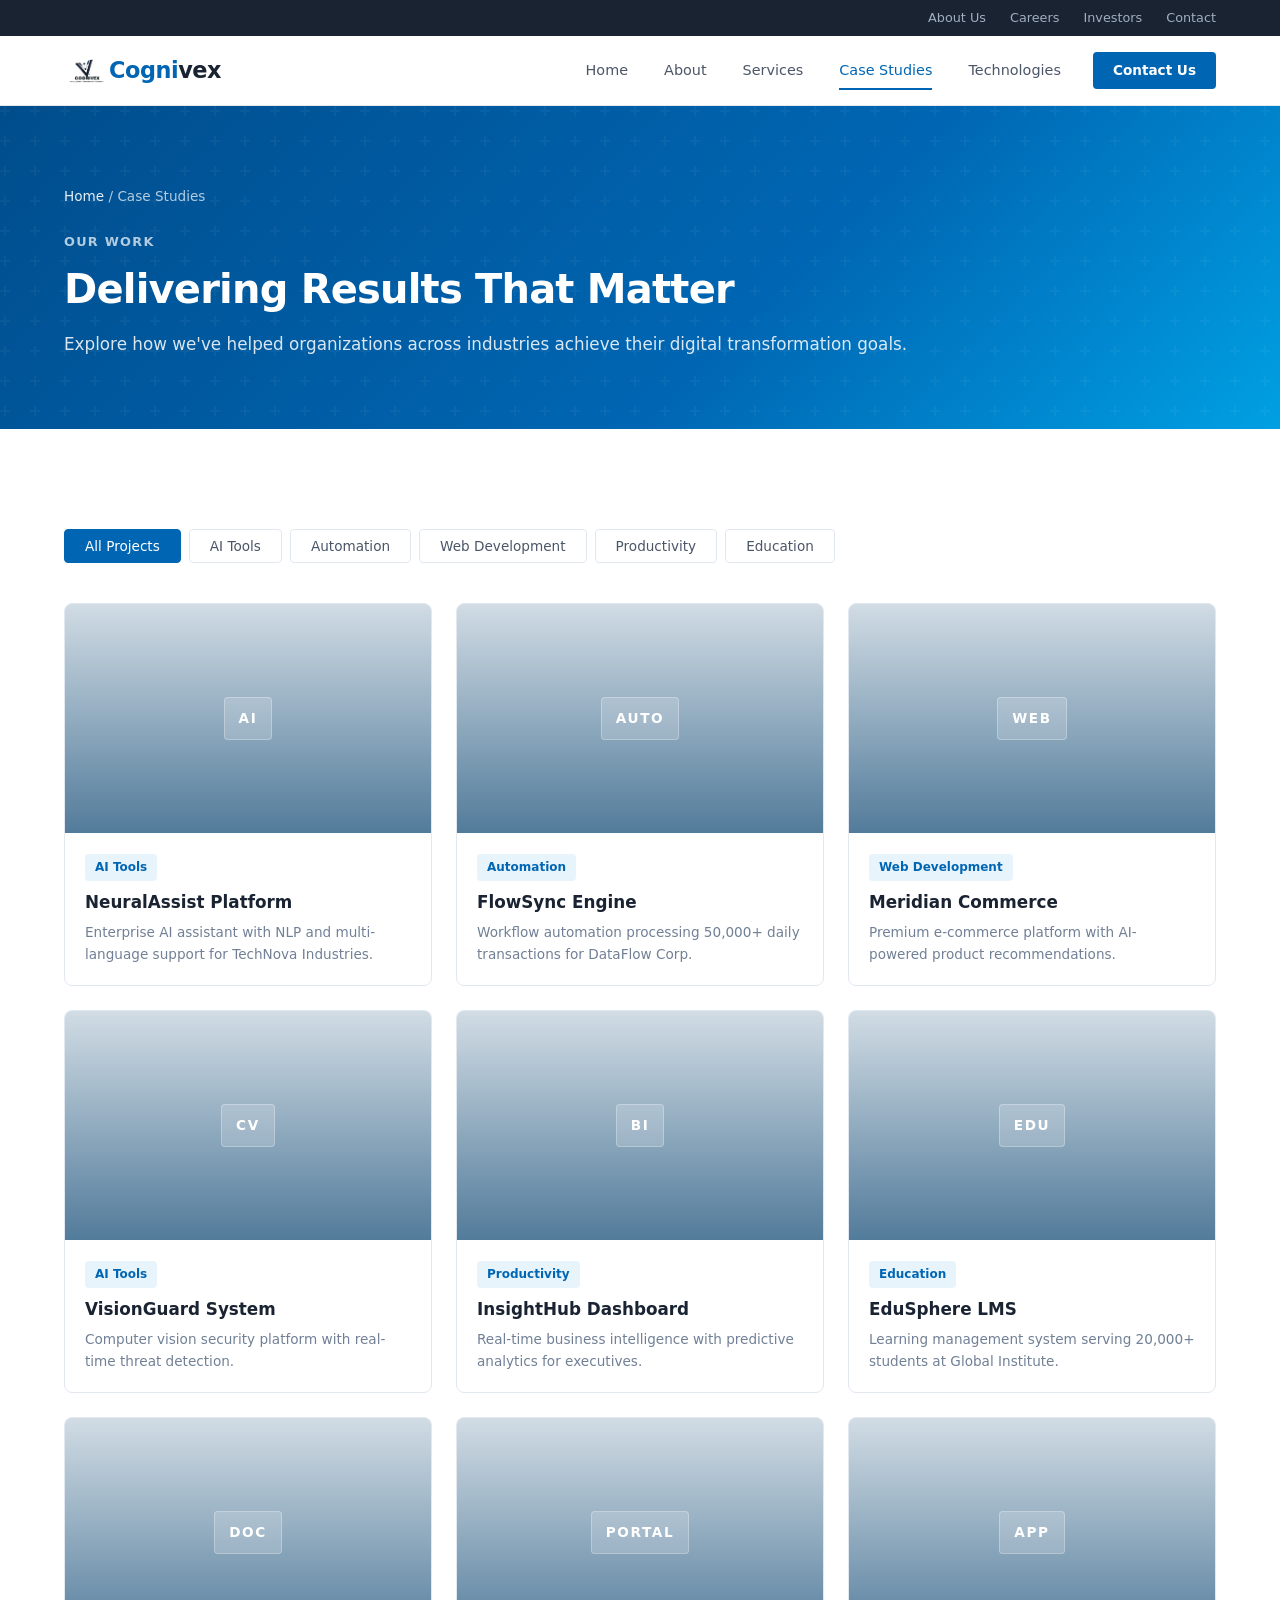
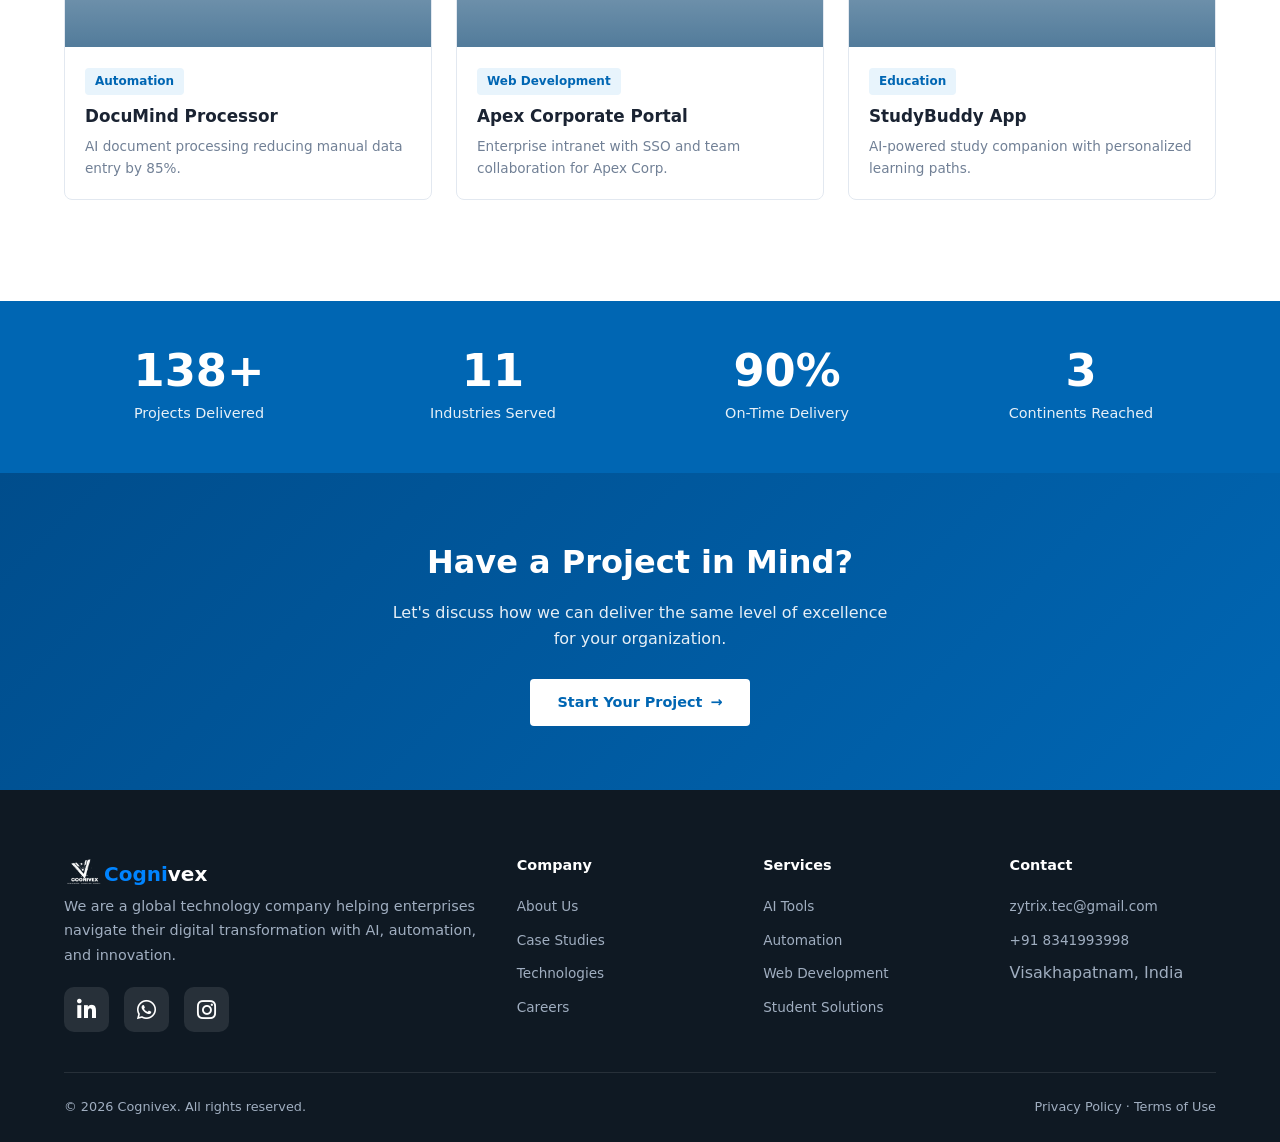
<file: portfolio.html>
<!DOCTYPE html>
<html lang="en">
<head>
  <meta charset="UTF-8">
  <meta name="viewport" content="width=device-width, initial-scale=1.0">
  <meta name="description" content="Cognivex Case Studies — Explore our enterprise AI, automation, and digital transformation projects.">
  <title>Case Studies — Cognivex</title>
  <link rel="stylesheet" href="css/style.css">
  <link href="assets/img/logo.png" rel="icon">
  <link href="assets/img/logo.png" rel="apple-touch-icon">
</head>
<body>

  <div class="topbar">
    <div class="container">
      <a href="about.html">About Us</a>
      <a href="contact.html">Careers</a>
      <a href="contact.html">Investors</a>
      <a href="contact.html">Contact</a>
    </div>
  </div>

  <nav class="navbar">
    <div class="container">
      <a href="index.html" class="nav-logo"><img src="assets/img/BG Transa.png" alt="Cognivex Logo">Cogni<span>vex</span></a>
      <div class="nav-toggle" aria-label="Menu"><span></span><span></span><span></span></div>
      <div class="nav-links">
        <a href="index.html" class="nav-link">Home</a>
        <a href="about.html" class="nav-link">About</a>
        <a href="services.html" class="nav-link">Services</a>
        <a href="portfolio.html" class="nav-link">Case Studies</a>
        <a href="technologies.html" class="nav-link">Technologies</a>
        <a href="contact.html" class="nav-link nav-cta btn btn-primary btn-sm">Contact Us</a>
      </div>
    </div>
  </nav>

  <section class="page-hero">
    <div class="container">
      <p class="breadcrumb"><a href="index.html">Home</a> / Case Studies</p>
      <span class="section-label">Our Work</span>
      <h1 class="section-title">Delivering Results That Matter</h1>
      <p class="section-desc">Explore how we've helped organizations across industries achieve their digital transformation goals.</p>
    </div>
  </section>

  <section class="section">
    <div class="container">
      <div class="portfolio-filters reveal">
        <button class="filter-btn active" data-filter="all">All Projects</button>
        <button class="filter-btn" data-filter="ai">AI Tools</button>
        <button class="filter-btn" data-filter="automation">Automation</button>
        <button class="filter-btn" data-filter="web">Web Development</button>
        <button class="filter-btn" data-filter="productivity">Productivity</button>
        <button class="filter-btn" data-filter="education">Education</button>
      </div>

      <div class="portfolio-grid">
        <div class="portfolio-item reveal" data-category="ai">
          <div class="portfolio-thumb ai" style="background-image: url('https://images.unsplash.com/photo-1677442136019-21780ecad995?auto=format&fit=crop&w=900&q=80');"><span class="icon">AI</span></div>
          <div class="portfolio-body">
            <span class="portfolio-tag">AI Tools</span>
            <h3>NeuralAssist Platform</h3>
            <p>Enterprise AI assistant with NLP and multi-language support for TechNova Industries.</p>
          </div>
        </div>
        <div class="portfolio-item reveal" data-category="automation">
          <div class="portfolio-thumb auto" style="background-image: url('https://images.unsplash.com/photo-1516321318423-f06f85e504b3?auto=format&fit=crop&w=900&q=80');"><span class="icon">AUTO</span></div>
          <div class="portfolio-body">
            <span class="portfolio-tag">Automation</span>
            <h3>FlowSync Engine</h3>
            <p>Workflow automation processing 50,000+ daily transactions for DataFlow Corp.</p>
          </div>
        </div>
        <div class="portfolio-item reveal" data-category="web">
          <div class="portfolio-thumb web" style="background-image: url('https://images.unsplash.com/photo-1460925895917-afdab827c52f?auto=format&fit=crop&w=900&q=80');"><span class="icon">WEB</span></div>
          <div class="portfolio-body">
            <span class="portfolio-tag">Web Development</span>
            <h3>Meridian Commerce</h3>
            <p>Premium e-commerce platform with AI-powered product recommendations.</p>
          </div>
        </div>
        <div class="portfolio-item reveal" data-category="ai">
          <div class="portfolio-thumb ai" style="background-image: url('https://images.unsplash.com/photo-1518770660439-4636190af475?auto=format&fit=crop&w=900&q=80');"><span class="icon">CV</span></div>
          <div class="portfolio-body">
            <span class="portfolio-tag">AI Tools</span>
            <h3>VisionGuard System</h3>
            <p>Computer vision security platform with real-time threat detection.</p>
          </div>
        </div>
        <div class="portfolio-item reveal" data-category="productivity">
          <div class="portfolio-thumb prod" style="background-image: url('https://images.unsplash.com/photo-1551288049-bebda4e38f71?auto=format&fit=crop&w=900&q=80');"><span class="icon">BI</span></div>
          <div class="portfolio-body">
            <span class="portfolio-tag">Productivity</span>
            <h3>InsightHub Dashboard</h3>
            <p>Real-time business intelligence with predictive analytics for executives.</p>
          </div>
        </div>
        <div class="portfolio-item reveal" data-category="education">
          <div class="portfolio-thumb edu" style="background-image: url('https://images.unsplash.com/photo-1522202176988-66273c2fd55f?auto=format&fit=crop&w=900&q=80');"><span class="icon">EDU</span></div>
          <div class="portfolio-body">
            <span class="portfolio-tag">Education</span>
            <h3>EduSphere LMS</h3>
            <p>Learning management system serving 20,000+ students at Global Institute.</p>
          </div>
        </div>
        <div class="portfolio-item reveal" data-category="automation">
          <div class="portfolio-thumb auto" style="background-image: url('https://images.unsplash.com/photo-1450101499163-c8848c66ca85?auto=format&fit=crop&w=900&q=80');"><span class="icon">DOC</span></div>
          <div class="portfolio-body">
            <span class="portfolio-tag">Automation</span>
            <h3>DocuMind Processor</h3>
            <p>AI document processing reducing manual data entry by 85%.</p>
          </div>
        </div>
        <div class="portfolio-item reveal" data-category="web">
          <div class="portfolio-thumb web" style="background-image: url('https://images.unsplash.com/photo-1497366754035-f200968a6e72?auto=format&fit=crop&w=900&q=80');"><span class="icon">PORTAL</span></div>
          <div class="portfolio-body">
            <span class="portfolio-tag">Web Development</span>
            <h3>Apex Corporate Portal</h3>
            <p>Enterprise intranet with SSO and team collaboration for Apex Corp.</p>
          </div>
        </div>
        <div class="portfolio-item reveal" data-category="education">
          <div class="portfolio-thumb edu" style="background-image: url('https://images.unsplash.com/photo-1516321497487-e288fb19713f?auto=format&fit=crop&w=900&q=80');"><span class="icon">APP</span></div>
          <div class="portfolio-body">
            <span class="portfolio-tag">Education</span>
            <h3>StudyBuddy App</h3>
            <p>AI-powered study companion with personalized learning paths.</p>
          </div>
        </div>
      </div>
    </div>
  </section>

  <section class="stats-bar">
    <div class="container">
      <div class="grid-4">
        <div class="stat-item">
          <div class="stat-number" data-count="150" data-suffix="+">0</div>
          <div class="stat-label">Projects Delivered</div>
        </div>
        <div class="stat-item">
          <div class="stat-number" data-count="12" data-suffix="">0</div>
          <div class="stat-label">Industries Served</div>
        </div>
        <div class="stat-item">
          <div class="stat-number" data-count="98" data-suffix="%">0</div>
          <div class="stat-label">On-Time Delivery</div>
        </div>
        <div class="stat-item">
          <div class="stat-number" data-count="4" data-suffix="">0</div>
          <div class="stat-label">Continents Reached</div>
        </div>
      </div>
    </div>
  </section>

  <section class="cta-banner">
    <div class="container reveal">
      <h2>Have a Project in Mind?</h2>
      <p>Let's discuss how we can deliver the same level of excellence for your organization.</p>
      <a href="contact.html" class="btn btn-white btn-arrow">Start Your Project</a>
    </div>
  </section>

  <footer class="footer">
    <div class="container">
      <div class="footer-grid">
        <div class="footer-brand">
          <a href="index.html" class="footer-logo"><img src="assets/img/white icon.png" alt="Cognivex Logo"> <span>Cogni</span>vex </a>
          <p>We are a global technology company helping enterprises navigate their digital transformation with AI, automation, and innovation.</p>
          <link rel="stylesheet" href="https://cdnjs.cloudflare.com/ajax/libs/font-awesome/6.5.2/css/all.min.css">
            <div class="social-links">
                <a href="https://www.linkedin.com/in/yerravenkatpraveen/" class="social-link" target="_blank"><i class="fab fa-linkedin-in"></i></a>
                <a href="https://wa.me/918341993998" class="social-link" target="_blank"><i class="fab fa-whatsapp"></i></a>
                <a href="https://www.instagram.com/cognivex_gen/" class="social-link" target="_blank"> <i class="fab fa-instagram"></i> </a>
            </div>
        </div>
        <div>
          <h4>Company</h4>
          <ul class="footer-links">
            <li><a href="about.html">About Us</a></li>
            <li><a href="portfolio.html">Case Studies</a></li>
            <li><a href="technologies.html">Technologies</a></li>
            <li><a href="contact.html">Careers</a></li>
          </ul>
        </div>
        <div>
          <h4>Services</h4>
          <ul class="footer-links">
            <li><a href="services.html">AI Tools</a></li>
            <li><a href="services.html">Automation</a></li>
            <li><a href="services.html">Web Development</a></li>
            <li><a href="services.html">Student Solutions</a></li>
          </ul>
        </div>
        <div>
          <h4>Contact</h4>
          <ul class="footer-links">
            <li><a href="mailto:zytrix.tec@gmail.com">zytrix.tec@gmail.com</a></li>
            <li><a href="tel:+91 8341993998">+91 8341993998</a></li>
            <li>Visakhapatnam, India</li>
          </ul>
        </div>
      </div>
      <div class="footer-bottom">
        <span>&copy; 2026 Cognivex. All rights reserved.</span>
        <span>Privacy Policy · Terms of Use</span>
      </div>
    </div>
  </footer>

  <button class="back-to-top" aria-label="Back to top">↑</button>
  <script src="js/script.js"></script>
</body>
</html>
</file>
<file: css/style.css>
/* ==========================================================================
   COGNIVEX — Corporate Enterprise Website
   Clean professional design inspired by enterprise IT companies
   ========================================================================== */

:root {
  --primary: #0066b3;
  --primary-dark: #004d8c;
  --primary-light: #e8f4fc;
  --accent: #00a0e3;

  --bg-white: #ffffff;
  --bg-light: #f5f7fa;
  --bg-section: #f0f4f8;
  --bg-dark: #1a2332;
  --bg-footer: #0f1923;

  --text-dark: #1a2332;
  --text-body: #4a5568;
  --text-muted: #718096;
  --text-light: #a0aec0;
  --text-white: #ffffff;

  --border: #e2e8f0;
  --border-light: #edf2f7;

  --font-body: 'Segoe UI', system-ui, -apple-system, BlinkMacSystemFont, sans-serif;

  --nav-height: 70px;
  --topbar-height: 36px;
  --section-padding: clamp(60px, 8vw, 100px);
  --container-max: 1200px;
  --radius: 4px;
  --radius-md: 8px;

  --shadow-sm: 0 1px 3px rgba(0, 0, 0, 0.08);
  --shadow-md: 0 4px 12px rgba(0, 0, 0, 0.1);
  --shadow-lg: 0 8px 30px rgba(0, 0, 0, 0.12);

  --transition: 0.3s ease;
}

*, *::before, *::after { margin: 0; padding: 0; box-sizing: border-box; }

html { scroll-behavior: smooth; font-size: 16px; }

body {
  font-family: var(--font-body);
  background: var(--bg-white);
  color: var(--text-body);
  line-height: 1.6;
  overflow-x: hidden;
}

a { color: inherit; text-decoration: none; }
img { max-width: 100%; display: block; }
ul, ol { list-style: none; }
button, input, textarea, select { font-family: inherit; border: none; outline: none; background: none; }

.container {
  width: 100%;
  max-width: var(--container-max);
  margin: 0 auto;
  padding: 0 24px;
}

/* ---------- Top Bar ---------- */
.topbar {
  background: var(--bg-dark);
  color: var(--text-light);
  font-size: 0.8rem;
  height: var(--topbar-height);
  display: flex;
  align-items: center;
}

.topbar .container {
  display: flex;
  justify-content: flex-end;
  gap: 24px;
}

.topbar a {
  color: var(--text-light);
  transition: color var(--transition);
}

.topbar a:hover { color: var(--text-white); }

/* ---------- Logo ---------- */

.logo {
    display: flex;
    align-items: center;
    text-decoration: none;
}

.logo img {
    width: 50px;
    height: 50px;
    margin-right: 12px;
}

.logo span {
    font-size: 32px;
    font-weight: 700;
    color: #0066cc;
}

.nav-logo{
    display: flex;
    align-items: center;
    gap: 0px;
    text-decoration: none;
    font-size: 32px;
    font-weight: 700;
}

.nav-logo img{
    width: 45px;
    height: 45px;
    object-fit: contain;
}

.footer-logo{
    display: flex;
    align-items: center;
    gap: 0px;
    text-decoration: none;
}

.footer-logo img{
    width: 40px;
    height: 40px;
    object-fit: contain;
}

.footer-logo h3,
.footer-logo{
    margin: 0;
    color: #fff;
    font-size: 20px;
    font-weight: 700;
}

.footer-logo span{
    color: #0084ff;
}

/* ---------- Navigation ---------- */
.navbar {
  position: sticky;
  top: 0;
  height: var(--nav-height);
  background: var(--bg-white);
  border-bottom: 1px solid var(--border);
  z-index: 1000;
  display: flex;
  align-items: center;
  transition: box-shadow var(--transition);
}

.navbar.scrolled { box-shadow: var(--shadow-md); }

.navbar .container {
  display: flex;
  align-items: center;
  justify-content: space-between;
}

.nav-logo {
  font-size: 1.4rem;
  font-weight: 700;
  color: var(--primary);
  letter-spacing: -0.02em;
}

.nav-logo span { color: var(--text-dark); }

.nav-links {
  display: flex;
  align-items: center;
  gap: 4px;
}

.nav-link {
  padding: 8px 16px;
  font-size: 0.9rem;
  font-weight: 500;
  color: var(--text-body);
  transition: color var(--transition);
  position: relative;
}

.nav-link:hover,
.nav-link.active { color: var(--primary); }

.nav-link.active::after {
  content: '';
  position: absolute;
  bottom: 0;
  left: 16px;
  right: 16px;
  height: 2px;
  background: var(--primary);
}

.nav-cta { margin-left: 12px; }

.nav-toggle {
  display: none;
  flex-direction: column;
  gap: 5px;
  cursor: pointer;
  padding: 8px;
}

.nav-toggle span {
  display: block;
  width: 22px;
  height: 2px;
  background: var(--text-dark);
  transition: var(--transition);
}

.nav-toggle.active span:nth-child(1) { transform: rotate(45deg) translate(5px, 5px); }
.nav-toggle.active span:nth-child(2) { opacity: 0; }
.nav-toggle.active span:nth-child(3) { transform: rotate(-45deg) translate(5px, -5px); }

/* ---------- Buttons ---------- */
.btn {
  display: inline-flex;
  align-items: center;
  justify-content: center;
  gap: 8px;
  padding: 12px 28px;
  font-size: 0.9rem;
  font-weight: 600;
  border-radius: var(--radius);
  cursor: pointer;
  transition: all var(--transition);
}

.btn-primary {
  background: var(--primary);
  color: var(--text-white);
}

.btn-primary:hover {
  background: var(--primary-dark);
}

.btn-secondary {
  background: transparent;
  color: var(--primary);
  border: 2px solid var(--primary);
}

.btn-secondary:hover {
  background: var(--primary);
  color: var(--text-white);
}

.btn-white {
  background: var(--bg-white);
  color: var(--primary);
}

.btn-white:hover {
  background: var(--primary-light);
}

.btn-sm { padding: 8px 20px; font-size: 0.85rem; }

.btn-group { display: flex; flex-wrap: wrap; gap: 16px; }

.btn-arrow::after {
  content: '→';
  transition: transform var(--transition);
}

.btn-arrow:hover::after { transform: translateX(4px); }

/* ---------- Section Utilities ---------- */
.section { padding: var(--section-padding) 0; }

.section-header {
  max-width: 700px;
  margin-bottom: 48px;
}

.section-header.center { text-align: center; margin-left: auto; margin-right: auto; }

.section-label {
  display: inline-block;
  font-size: 0.8rem;
  font-weight: 600;
  letter-spacing: 0.1em;
  text-transform: uppercase;
  color: var(--primary);
  margin-bottom: 12px;
}

.section-title {
  font-size: clamp(1.75rem, 3.5vw, 2.5rem);
  font-weight: 700;
  color: var(--text-dark);
  line-height: 1.25;
  margin-bottom: 16px;
  letter-spacing: -0.02em;
}

.section-desc {
  font-size: 1.05rem;
  color: var(--text-muted);
  line-height: 1.7;
}

.page-hero {
  background: linear-gradient(135deg, var(--primary-dark) 0%, var(--primary) 60%, var(--accent) 100%);
  color: var(--text-white);
  padding: 80px 0 70px;
  position: relative;
  overflow: hidden;
}

.page-hero .container > * {
  opacity: 0;
  animation: fadeUpSoft 0.75s ease forwards;
}

.page-hero .container > *:nth-child(1) { animation-delay: 60ms; }
.page-hero .container > *:nth-child(2) { animation-delay: 140ms; }
.page-hero .container > *:nth-child(3) { animation-delay: 220ms; }
.page-hero .container > *:nth-child(4) { animation-delay: 300ms; }

.page-hero::before {
  content: '';
  position: absolute;
  inset: 0;
  background: url("data:image/svg+xml,%3Csvg width='60' height='60' viewBox='0 0 60 60' xmlns='http://www.w3.org/2000/svg'%3E%3Cg fill='none' fill-rule='evenodd'%3E%3Cg fill='%23ffffff' fill-opacity='0.04'%3E%3Cpath d='M36 34v-4h-2v4h-4v2h4v4h2v-4h4v-2h-4zm0-30V0h-2v4h-4v2h4v4h2V6h4V4h-4zM6 34v-4H4v4H0v2h4v4h2v-4h4v-2H6zM6 4V0H4v4H0v2h4v4h2V6h4V4H6z'/%3E%3C/g%3E%3C/g%3E%3C/svg%3E");
}

.page-hero .container { position: relative; z-index: 1; }

.page-hero .section-title { color: var(--text-white); }
.page-hero .section-desc { color: rgba(255,255,255,0.85); }
.page-hero .section-label { color: rgba(255,255,255,0.7); }

.breadcrumb {
  font-size: 0.85rem;
  color: rgba(255,255,255,0.7);
  margin-bottom: 20px;
}

.breadcrumb a { color: rgba(255,255,255,0.9); }
.breadcrumb a:hover { text-decoration: underline; }

/* ---------- Scroll Animations ---------- */
.reveal {
  opacity: 0;
  transform: translateY(24px);
  transition: opacity 0.65s ease, transform 0.65s ease;
  transition-delay: var(--reveal-delay, 0ms);
  will-change: opacity, transform;
}

.reveal.visible { opacity: 1; transform: translateY(0); }

@keyframes fadeUpSoft {
  from { opacity: 0; transform: translateY(18px); }
  to { opacity: 1; transform: translateY(0); }
}

@keyframes fadeInSoft {
  from { opacity: 0; }
  to { opacity: 1; }
}

/* ---------- Hero (Home) ---------- */
.hero {
  min-height: 520px;
  display: flex;
  align-items: center;
  background: linear-gradient(135deg, #003d6b 0%, var(--primary) 50%, #0088cc 100%);
  color: var(--text-white);
  position: relative;
  overflow: hidden;
}

.hero::after {
  content: '';
  position: absolute;
  right: -10%;
  top: 0;
  width: 55%;
  height: 100%;
  background: linear-gradient(135deg, rgba(255,255,255,0.05) 0%, rgba(255,255,255,0.02) 100%);
  clip-path: polygon(20% 0, 100% 0, 100% 100%, 0% 100%);
}

.hero .container {
  display: grid;
  grid-template-columns: 1fr 1fr;
  gap: 48px;
  align-items: center;
  position: relative;
  z-index: 1;
  padding-top: 40px;
  padding-bottom: 40px;
}

.hero-content { max-width: 560px; }

.hero-content > * {
  opacity: 0;
  animation: fadeUpSoft 0.75s ease forwards;
}

.hero-content > *:nth-child(1) { animation-delay: 80ms; }
.hero-content > *:nth-child(2) { animation-delay: 180ms; }
.hero-content > *:nth-child(3) { animation-delay: 280ms; }
.hero-content > *:nth-child(4) { animation-delay: 380ms; }

.hero-visual {
  opacity: 0;
  animation: fadeInSoft 0.9s ease forwards 220ms;
}

.hero-eyebrow {
  font-size: 0.85rem;
  font-weight: 600;
  letter-spacing: 0.08em;
  text-transform: uppercase;
  color: rgba(255,255,255,0.8);
  margin-bottom: 20px;
}

.hero-title {
  font-size: clamp(2rem, 4.5vw, 3.2rem);
  font-weight: 700;
  line-height: 1.15;
  margin-bottom: 20px;
  letter-spacing: -0.02em;
}

.hero-subtitle {
  font-size: 1.1rem;
  color: rgba(255,255,255,0.9);
  line-height: 1.7;
  margin-bottom: 32px;
}

.hero-visual {
  display: flex;
  justify-content: center;
  align-items: center;
}

.hero-image-block {
  width: 100%;
  max-width: 480px;
  aspect-ratio: 4/3;
  background: rgba(255,255,255,0.1);
  border-radius: var(--radius-md);
  border: 1px solid rgba(255,255,255,0.15);
  display: flex;
  align-items: center;
  justify-content: center;
  position: relative;
  overflow: hidden;
}

.hero-image-block::before {
  content: '';
  position: absolute;
  inset: 0;
  background: linear-gradient(180deg, rgba(0,0,0,0.04), rgba(0,0,0,0.45));
  z-index: 1;
}

@keyframes shimmer {
  0% { transform: translateX(-100%); }
  100% { transform: translateX(100%); }
}

.hero-image-content {
  text-align: center;
  padding: 32px;
}

.hero-image-content .icon { font-size: 4rem; margin-bottom: 16px; }
.hero-image-content p { font-size: 0.95rem; color: rgba(255,255,255,0.8); }

.hero-image-block img,
.about-image img,
.service-image img,
.insight-thumb img {
  width: 100%;
  height: 100%;
  object-fit: cover;
}

.image-caption {
  position: absolute;
  left: 24px;
  right: 24px;
  bottom: 24px;
  z-index: 2;
  color: var(--text-white);
  font-size: 0.95rem;
  font-weight: 600;
}

/* ---------- Quick Links Strip ---------- */
.quick-links {
  background: var(--bg-white);
  border-bottom: 1px solid var(--border);
  padding: 0;
}

.quick-links .container {
  display: grid;
  grid-template-columns: repeat(4, 1fr);
}

.quick-link-item {
  padding: 24px 20px;
  border-right: 1px solid var(--border);
  transition: background var(--transition);
  display: flex;
  align-items: center;
  gap: 14px;
  opacity: 0;
  animation: fadeUpSoft 0.7s ease forwards;
}

.quick-links .container .quick-link-item:nth-child(1) { animation-delay: 80ms; }
.quick-links .container .quick-link-item:nth-child(2) { animation-delay: 160ms; }
.quick-links .container .quick-link-item:nth-child(3) { animation-delay: 240ms; }
.quick-links .container .quick-link-item:nth-child(4) { animation-delay: 320ms; }

.quick-link-item:last-child { border-right: none; }
.quick-link-item:hover { background: var(--primary-light); }

.quick-link-icon {
  width: 44px;
  height: 44px;
  background: var(--primary-light);
  border-radius: var(--radius);
  display: flex;
  align-items: center;
  justify-content: center;
  font-size: 1.2rem;
  flex-shrink: 0;
}

.quick-link-item h4 {
  font-size: 0.9rem;
  color: var(--text-dark);
  margin-bottom: 2px;
}

.quick-link-item p {
  font-size: 0.8rem;
  color: var(--text-muted);
}

/* ---------- Cards ---------- */
.card {
  background: var(--bg-white);
  border: 1px solid var(--border);
  border-radius: var(--radius-md);
  padding: 32px;
  transition: all var(--transition);
}

.card:hover {
  box-shadow: var(--shadow-lg);
  border-color: transparent;
  transform: translateY(-2px);
}

.card-icon {
  width: 52px;
  height: 52px;
  background: var(--primary-light);
  border-radius: var(--radius);
  display: flex;
  align-items: center;
  justify-content: center;
  font-size: 1.5rem;
  margin-bottom: 20px;
}

.card h3 {
  font-size: 1.15rem;
  color: var(--text-dark);
  margin-bottom: 10px;
}

.card p {
  font-size: 0.9rem;
  color: var(--text-muted);
  line-height: 1.65;
  margin-bottom: 16px;
}

.card-link {
  font-size: 0.9rem;
  font-weight: 600;
  color: var(--primary);
  display: inline-flex;
  align-items: center;
  gap: 6px;
}

.card-link:hover { gap: 10px; }

/* ---------- Grids ---------- */
.grid-2 { display: grid; grid-template-columns: repeat(2, 1fr); gap: 32px; }
.grid-3 { display: grid; grid-template-columns: repeat(3, 1fr); gap: 24px; }
.grid-4 { display: grid; grid-template-columns: repeat(4, 1fr); gap: 24px; }

.grid-2 > .reveal:nth-child(2n + 1) { --reveal-delay: 0ms; }
.grid-2 > .reveal:nth-child(2n + 2) { --reveal-delay: 120ms; }
.grid-3 > .reveal:nth-child(3n + 1) { --reveal-delay: 0ms; }
.grid-3 > .reveal:nth-child(3n + 2) { --reveal-delay: 120ms; }
.grid-3 > .reveal:nth-child(3n + 3) { --reveal-delay: 240ms; }
.grid-4 > .reveal:nth-child(4n + 1) { --reveal-delay: 0ms; }
.grid-4 > .reveal:nth-child(4n + 2) { --reveal-delay: 100ms; }
.grid-4 > .reveal:nth-child(4n + 3) { --reveal-delay: 200ms; }
.grid-4 > .reveal:nth-child(4n + 4) { --reveal-delay: 300ms; }

/* ---------- About Section ---------- */
.about-block {
  display: grid;
  grid-template-columns: 1fr 1fr;
  gap: 64px;
  align-items: center;
}

.about-block > .reveal:first-child { --reveal-delay: 80ms; }
.about-block > .reveal:last-child { --reveal-delay: 180ms; }

.contact-grid > .reveal:first-child { --reveal-delay: 80ms; }
.contact-grid > .reveal:last-child { --reveal-delay: 200ms; }

.about-image {
  aspect-ratio: 4/3;
  background: linear-gradient(135deg, var(--primary-light), var(--bg-section));
  border-radius: var(--radius-md);
  display: flex;
  align-items: center;
  justify-content: center;
  border: 1px solid var(--border);
  overflow: hidden;
}

.about-image .placeholder {
  text-align: center;
  color: var(--primary);
}

.about-image .placeholder .icon { font-size: 4rem; margin-bottom: 12px; }

.about-text h3 {
  font-size: 1.5rem;
  color: var(--text-dark);
  margin-bottom: 16px;
}

.about-text p {
  color: var(--text-muted);
  margin-bottom: 16px;
  line-height: 1.75;
}

.about-list {
  margin: 24px 0;
}

.about-list li {
  padding: 10px 0;
  padding-left: 24px;
  position: relative;
  color: var(--text-body);
  font-size: 0.95rem;
  border-bottom: 1px solid var(--border-light);
}

.about-list li::before {
  content: '✓';
  position: absolute;
  left: 0;
  color: var(--primary);
  font-weight: 700;
}

/* ---------- Stats Bar ---------- */
.stats-bar {
  background: var(--primary);
  color: var(--text-white);
  padding: 48px 0;
}

.stats-bar .grid-4 { text-align: center; }

.stat-item .stat-number {
  font-size: clamp(2rem, 4vw, 2.8rem);
  font-weight: 700;
  line-height: 1;
  margin-bottom: 8px;
}

.stat-item .stat-label {
  font-size: 0.9rem;
  opacity: 0.9;
}

/* ---------- Services ---------- */
.service-card .card-icon { transition: background var(--transition); }
.service-card:hover .card-icon { background: var(--primary); }

.service-card {
  overflow: hidden;
}

.service-image {
  height: 150px;
  margin: -32px -32px 24px;
  background: var(--primary-light);
  overflow: hidden;
}

/* ---------- Features ---------- */
.feature-row {
  display: flex;
  gap: 20px;
  padding: 28px;
  border-bottom: 1px solid var(--border-light);
  transition: background var(--transition);
}

.feature-row:last-child { border-bottom: none; }
.feature-row:hover { background: var(--bg-light); }

.feature-num {
  font-size: 1.5rem;
  font-weight: 700;
  color: var(--primary);
  opacity: 0.5;
  flex-shrink: 0;
  width: 40px;
}

.feature-row h3 {
  font-size: 1.05rem;
  color: var(--text-dark);
  margin-bottom: 6px;
}

.feature-row p {
  font-size: 0.9rem;
  color: var(--text-muted);
}

/* ---------- Portfolio ---------- */
.portfolio-filters {
  display: flex;
  flex-wrap: wrap;
  gap: 8px;
  margin-bottom: 40px;
}

.filter-btn {
  padding: 8px 20px;
  font-size: 0.85rem;
  font-weight: 500;
  color: var(--text-body);
  background: var(--bg-white);
  border: 1px solid var(--border);
  border-radius: var(--radius);
  cursor: pointer;
  transition: all var(--transition);
}

.filter-btn:hover,
.filter-btn.active {
  background: var(--primary);
  color: var(--text-white);
  border-color: var(--primary);
}

.portfolio-grid {
  display: grid;
  grid-template-columns: repeat(3, 1fr);
  gap: 24px;
}

.portfolio-grid > .reveal:nth-child(3n + 1) { --reveal-delay: 0ms; }
.portfolio-grid > .reveal:nth-child(3n + 2) { --reveal-delay: 100ms; }
.portfolio-grid > .reveal:nth-child(3n + 3) { --reveal-delay: 200ms; }

.portfolio-item {
  border-radius: var(--radius-md);
  overflow: hidden;
  border: 1px solid var(--border);
  transition: all var(--transition);
  background: var(--bg-white);
}

.portfolio-item:hover { box-shadow: var(--shadow-lg); }

.portfolio-item.hidden-item { display: none; }

.portfolio-thumb {
  aspect-ratio: 16/10;
  display: flex;
  align-items: center;
  justify-content: center;
  position: relative;
  background-size: cover;
  background-position: center;
  overflow: hidden;
}

.portfolio-thumb.ai { background: linear-gradient(135deg, #0066b3, #00a0e3); }
.portfolio-thumb.auto { background: linear-gradient(135deg, #004d8c, #0066b3); }
.portfolio-thumb.web { background: linear-gradient(135deg, #003d6b, #0088cc); }
.portfolio-thumb.prod { background: linear-gradient(135deg, #005a9e, #33b5e5); }
.portfolio-thumb.edu { background: linear-gradient(135deg, #1a5276, #3498db); }

.portfolio-thumb::before {
  content: '';
  position: absolute;
  inset: 0;
  background: linear-gradient(180deg, rgba(0, 61, 107, 0.18), rgba(0, 61, 107, 0.68));
}

.portfolio-thumb .icon {
  position: relative;
  z-index: 1;
  color: var(--text-white);
  font-size: 0.85rem;
  font-weight: 800;
  letter-spacing: 0.12em;
  background: rgba(255,255,255,0.18);
  border: 1px solid rgba(255,255,255,0.28);
  padding: 10px 14px;
  border-radius: var(--radius);
}

.portfolio-body { padding: 20px; }

.portfolio-tag {
  display: inline-block;
  font-size: 0.75rem;
  font-weight: 600;
  color: var(--primary);
  background: var(--primary-light);
  padding: 4px 10px;
  border-radius: var(--radius);
  margin-bottom: 8px;
}

.portfolio-body h3 {
  font-size: 1.05rem;
  color: var(--text-dark);
  margin-bottom: 6px;
}

.portfolio-body p {
  font-size: 0.85rem;
  color: var(--text-muted);
}

/* ---------- Testimonials ---------- */
.testimonials-slider { position: relative; overflow: hidden; max-width: 800px; margin: 0 auto; }

.testimonials-track {
  display: flex;
  transition: transform 0.5s ease;
}

.testimonial-slide { min-width: 100%; padding: 0 16px; }

.testimonial-card {
  background: var(--bg-white);
  border: 1px solid var(--border);
  border-radius: var(--radius-md);
  padding: 40px;
  text-align: center;
}

.testimonial-quote {
  font-size: 1.1rem;
  color: var(--text-body);
  line-height: 1.75;
  font-style: italic;
  margin-bottom: 28px;
}

.testimonial-author {
  display: flex;
  align-items: center;
  justify-content: center;
  gap: 14px;
}

.testimonial-avatar {
  width: 48px;
  height: 48px;
  border-radius: 50%;
  background: var(--primary);
  color: var(--text-white);
  display: flex;
  align-items: center;
  justify-content: center;
  font-weight: 700;
  font-size: 0.9rem;
}

.testimonial-info h4 { font-size: 0.95rem; color: var(--text-dark); text-align: left; }
.testimonial-info p { font-size: 0.8rem; color: var(--text-muted); text-align: left; }

.testimonial-dots {
  display: flex;
  justify-content: center;
  gap: 8px;
  margin-top: 28px;
}

.testimonial-dot {
  width: 10px;
  height: 10px;
  border-radius: 50%;
  background: var(--border);
  cursor: pointer;
  transition: all var(--transition);
}

.testimonial-dot.active {
  background: var(--primary);
  width: 24px;
  border-radius: 5px;
}

/* ---------- Technologies ---------- */
.tech-showcase {
  padding: 40px 0 0;
  background: var(--bg-white);
}

.tech-showcase-image {
  min-height: 320px;
  border-radius: var(--radius-md);
  overflow: hidden;
  position: relative;
  border: 1px solid var(--border);
  box-shadow: var(--shadow-sm);
}

.tech-showcase-image img {
  width: 100%;
  height: 100%;
  min-height: 320px;
  object-fit: cover;
}

.tech-showcase-image::before {
  content: '';
  position: absolute;
  inset: 0;
  background: linear-gradient(90deg, rgba(15,25,35,0.78), rgba(15,25,35,0.18));
  z-index: 1;
}

.tech-showcase-caption {
  position: absolute;
  left: 32px;
  bottom: 32px;
  z-index: 2;
  color: var(--text-white);
  max-width: 430px;
}

.tech-showcase-caption span {
  display: block;
  font-size: 0.75rem;
  font-weight: 700;
  letter-spacing: 0.12em;
  text-transform: uppercase;
  opacity: 0.75;
  margin-bottom: 8px;
}

.tech-showcase-caption strong {
  display: block;
  font-size: clamp(1.4rem, 3vw, 2rem);
  line-height: 1.2;
}

.tech-grid {
  display: grid;
  grid-template-columns: repeat(6, 1fr);
  gap: 16px;
}

.tech-grid > .reveal:nth-child(6n + 1) { --reveal-delay: 0ms; }
.tech-grid > .reveal:nth-child(6n + 2) { --reveal-delay: 70ms; }
.tech-grid > .reveal:nth-child(6n + 3) { --reveal-delay: 140ms; }
.tech-grid > .reveal:nth-child(6n + 4) { --reveal-delay: 210ms; }
.tech-grid > .reveal:nth-child(6n + 5) { --reveal-delay: 280ms; }
.tech-grid > .reveal:nth-child(6n + 6) { --reveal-delay: 350ms; }

.tech-item {
  background: var(--bg-white);
  border: 1px solid var(--border);
  border-radius: var(--radius-md);
  padding: 24px 16px;
  text-align: center;
  transition: all var(--transition);
}

.tech-item:hover {
  border-color: var(--primary);
  box-shadow: var(--shadow-sm);
}

.tech-icon { font-size: 1.8rem; margin-bottom: 10px; }
.tech-name { font-size: 0.8rem; font-weight: 600; color: var(--text-body); }

.tech-marquee {
  background: var(--bg-section);
  padding: 20px 0;
  overflow: hidden;
  border-top: 1px solid var(--border);
  border-bottom: 1px solid var(--border);
}

.tech-marquee-track {
  display: flex;
  gap: 48px;
  animation: marquee 40s linear infinite;
  width: max-content;
}

.tech-marquee-item {
  font-size: 0.95rem;
  font-weight: 600;
  color: var(--text-muted);
  white-space: nowrap;
}

@keyframes marquee {
  0% { transform: translateX(0); }
  100% { transform: translateX(-50%); }
}

/* ---------- Contact ---------- */
.contact-grid {
  display: grid;
  grid-template-columns: 1fr 1.3fr;
  gap: 48px;
}

.contact-info h3 {
  font-size: 1.35rem;
  color: var(--text-dark);
  margin-bottom: 12px;
}

.contact-info > p {
  color: var(--text-muted);
  margin-bottom: 28px;
  line-height: 1.7;
}

.contact-image {
  aspect-ratio: 16/10;
  border-radius: var(--radius-md);
  overflow: hidden;
  border: 1px solid var(--border);
  margin-bottom: 28px;
}

.contact-image img {
  width: 100%;
  height: 100%;
  object-fit: cover;
}

.contact-detail {
  display: flex;
  gap: 16px;
  margin-bottom: 20px;
  align-items: flex-start;
}

.contact-detail-icon {
  width: 44px;
  height: 44px;
  background: var(--primary-light);
  border-radius: var(--radius);
  display: flex;
  align-items: center;
  justify-content: center;
  flex-shrink: 0;
}

.contact-detail-text h4 {
  font-size: 0.8rem;
  color: var(--text-muted);
  margin-bottom: 2px;
}

.contact-detail-text p { font-size: 0.95rem; color: var(--text-dark); }

.whatsapp-btn {
  display: inline-flex;
  align-items: center;
  gap: 8px;
  margin-top: 20px;
  padding: 12px 24px;
  background: #25d366;
  color: white;
  border-radius: var(--radius);
  font-weight: 600;
  font-size: 0.9rem;
  transition: background var(--transition);
}

.whatsapp-btn:hover { background: #1fb855; }

.contact-form-wrap {
  background: var(--bg-white);
  border: 1px solid var(--border);
  border-radius: var(--radius-md);
  padding: 36px;
}

.form-group { margin-bottom: 20px; }

.form-group label {
  display: block;
  font-size: 0.85rem;
  font-weight: 500;
  color: var(--text-dark);
  margin-bottom: 6px;
}

.form-group input,
.form-group textarea,
.form-group select {
  width: 100%;
  padding: 12px 14px;
  border: 1px solid var(--border);
  border-radius: var(--radius);
  font-size: 0.95rem;
  color: var(--text-dark);
  transition: border-color var(--transition);
}

.form-group input:focus,
.form-group textarea:focus,
.form-group select:focus {
  border-color: var(--primary);
}

.form-group textarea { resize: vertical; min-height: 120px; }

.form-row { display: grid; grid-template-columns: 1fr 1fr; gap: 16px; }

.form-success { display: none; text-align: center; padding: 40px; }
.form-success.show { display: block; }
.form-success-icon { font-size: 2.5rem; margin-bottom: 12px; }

/* ---------- CTA Banner ---------- */
.cta-banner {
  background: linear-gradient(135deg, var(--primary-dark), var(--primary));
  color: var(--text-white);
  padding: 64px 0;
  text-align: center;
}

.cta-banner h2 {
  font-size: clamp(1.5rem, 3vw, 2rem);
  margin-bottom: 12px;
}

.cta-banner p {
  opacity: 0.9;
  margin-bottom: 28px;
  max-width: 500px;
  margin-left: auto;
  margin-right: auto;
}

/* ---------- Values ---------- */
.value-card {
  text-align: center;
  padding: 28px 20px;
}

.value-card .card-icon { margin: 0 auto 16px; }

/* ---------- Clients Strip ---------- */
.clients-strip {
  background: var(--bg-light);
  padding: 40px 0;
  border-top: 1px solid var(--border);
  border-bottom: 1px solid var(--border);
}

.clients-strip p {
  text-align: center;
  font-size: 0.85rem;
  color: var(--text-muted);
  margin-bottom: 24px;
  text-transform: uppercase;
  letter-spacing: 0.1em;
}

.clients-logos {
  display: flex;
  justify-content: center;
  align-items: center;
  flex-wrap: wrap;
  gap: 40px;
}

.client-logo {
  font-size: 1rem;
  font-weight: 700;
  color: var(--text-light);
  letter-spacing: 0.05em;
}

/* ---------- Insights / News ---------- */
.insight-card {
  overflow: hidden;
  padding: 0;
}

.insight-thumb {
  height: 180px;
  background: var(--primary-light);
  display: flex;
  align-items: center;
  justify-content: center;
  font-size: 2rem;
  overflow: hidden;
}

.insight-body { padding: 24px; }

.insight-date {
  font-size: 0.8rem;
  color: var(--text-muted);
  margin-bottom: 8px;
}

.insight-body h3 {
  font-size: 1.05rem;
  color: var(--text-dark);
  margin-bottom: 8px;
  line-height: 1.4;
}

.insight-body p {
  font-size: 0.85rem;
  color: var(--text-muted);
  margin-bottom: 12px;
}

/* ---------- Footer ---------- */
.footer {
  background: var(--bg-footer);
  color: var(--text-light);
  padding: 64px 0 24px;
}

.footer-grid {
  display: grid;
  grid-template-columns: 2fr 1fr 1fr 1fr;
  gap: 40px;
  margin-bottom: 40px;
}

.footer-brand .nav-logo { color: var(--text-white); margin-bottom: 16px; display: inline-block; }
.footer-brand .nav-logo span { color: var(--accent); }

.footer-brand p {
  font-size: 0.9rem;
  line-height: 1.7;
  margin-bottom: 20px;
}

.footer h4 {
  font-size: 0.9rem;
  color: var(--text-white);
  margin-bottom: 16px;
  font-weight: 600;
}

.footer-links li { margin-bottom: 8px; }

.footer-links a {
  font-size: 0.85rem;
  color: var(--text-light);
  transition: color var(--transition);
}

.footer-links a:hover { color: var(--text-white); }

.footer-social { display: flex; gap: 10px; }

.social-link {
  width: 36px;
  height: 36px;
  display: flex;
  align-items: center;
  justify-content: center;
  background: rgba(255,255,255,0.08);
  border-radius: var(--radius);
  font-size: 0.85rem;
  transition: background var(--transition);
}

.social-links {
    display: flex;
    gap: 15px;
}

.social-link {
    width: 45px;
    height: 45px;
    background: rgba(255,255,255,0.1);
    border-radius: 10px;
    display: flex;
    align-items: center;
    justify-content: center;
    text-decoration: none;
}

.social-link i {
    color: white;
    font-size: 22px;
}

.social-link:hover { background: var(--primary); }

.footer-bottom {
  display: flex;
  justify-content: space-between;
  align-items: center;
  padding-top: 24px;
  border-top: 1px solid rgba(255,255,255,0.1);
  font-size: 0.8rem;
}

/* ---------- Back to Top ---------- */
.back-to-top {
  position: fixed;
  bottom: 24px;
  right: 24px;
  width: 44px;
  height: 44px;
  background: var(--primary);
  color: var(--text-white);
  border-radius: var(--radius);
  display: flex;
  align-items: center;
  justify-content: center;
  cursor: pointer;
  z-index: 999;
  opacity: 0;
  visibility: hidden;
  transition: all var(--transition);
  box-shadow: var(--shadow-md);
}

.back-to-top.visible { opacity: 1; visibility: visible; }
.back-to-top:hover { background: var(--primary-dark); }

/* ---------- Utility ---------- */
.bg-light { background: var(--bg-light); }
.bg-section { background: var(--bg-section); }
.text-primary { color: var(--primary); }

/* ---------- Responsive ---------- */
@media (max-width: 1024px) {
  .grid-3, .portfolio-grid { grid-template-columns: repeat(2, 1fr); }
  .grid-4, .tech-grid { grid-template-columns: repeat(3, 1fr); }
  .quick-links .container { grid-template-columns: repeat(2, 1fr); }
  .quick-link-item:nth-child(2) { border-right: none; }
  .footer-grid { grid-template-columns: 1fr 1fr; }
  .hero .container { grid-template-columns: 1fr; }
  .hero-visual { display: none; }
}

@media (max-width: 768px) {
  .topbar { display: none; }

  .nav-links {
    position: fixed;
    top: var(--nav-height);
    right: -100%;
    width: 280px;
    height: calc(100vh - var(--nav-height));
    background: var(--bg-white);
    flex-direction: column;
    align-items: flex-start;
    padding: 24px;
    gap: 4px;
    border-left: 1px solid var(--border);
    box-shadow: var(--shadow-lg);
    transition: right var(--transition);
  }

  .nav-links.open { right: 0; }
  .nav-toggle { display: flex; }
  .nav-cta { margin-left: 0; margin-top: 12px; width: 100%; justify-content: center; }

  .grid-2, .about-block, .contact-grid { grid-template-columns: 1fr; }
  .grid-3, .grid-4, .portfolio-grid { grid-template-columns: 1fr; }
  .tech-grid { grid-template-columns: repeat(2, 1fr); }
  .quick-links .container { grid-template-columns: 1fr; }
  .quick-link-item { border-right: none; border-bottom: 1px solid var(--border); }
  .footer-grid { grid-template-columns: 1fr; }
  .form-row { grid-template-columns: 1fr; }
  .footer-bottom { flex-direction: column; gap: 8px; text-align: center; }
}

@media (prefers-reduced-motion: reduce) {
  *, *::before, *::after {
    animation-duration: 0.01ms !important;
    animation-iteration-count: 1 !important;
    transition-duration: 0.01ms !important;
  }
  .hero-content > *,
  .hero-visual,
  .page-hero .container > *,
  .quick-link-item {
    animation: none !important;
    opacity: 1 !important;
    transform: none !important;
  }
  .reveal { opacity: 1; transform: none; }
}
</file>
